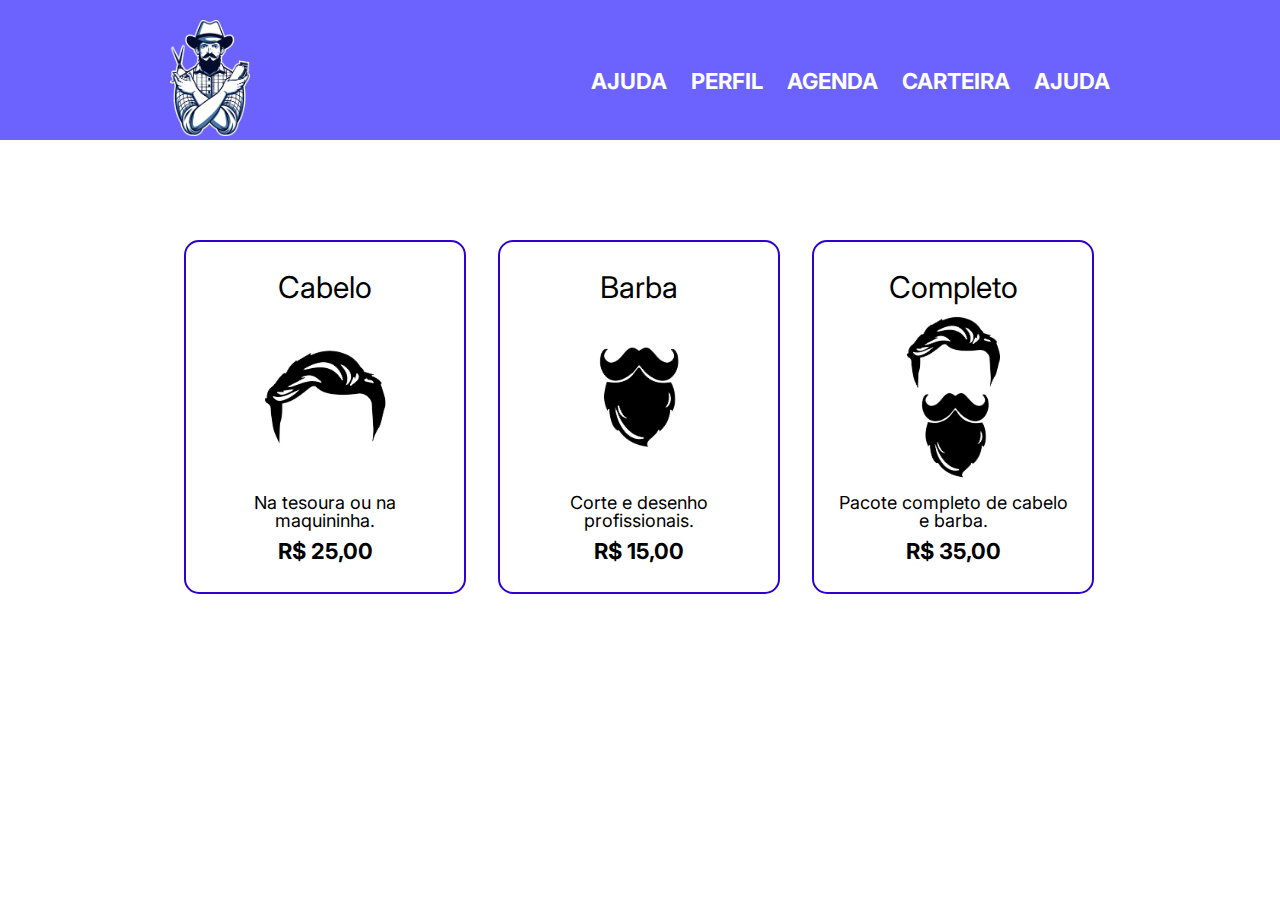
<file: EscolherServiço/index.html>
<!DOCTYPE html>
<html lang="pt-br">
<head>
    <meta charset="UTF-8">
    <meta name="viewport" content="width=device-width">
    <meta http-equiv="X-UA-Compatible" content="IE=edge">
    <meta name="viewport" content="width=device-width, initial-scale=1.0">
    <title>Escolher Serviço</title>
    <link rel="stylesheet" href="css/reset.css">
    <link rel="stylesheet" href="css/style-index.css">
</head>

<body>
    <header>

        <div class="caixa">
            <h1><img class="logo-princip" src="img/logo.png" alt="logotipo"></h1>
            <nav>
                <ul>
                    <li><a>Ajuda</a></li>
                    <li><a>Perfil</a></li>
                    <li><a>Agenda</a></li>
                    <li><a>Carteira</a></li>
                    <li><a >Ajuda</a></li>
                </ul>
            </nav>
        </div>  
        
    </header>

    <main>
        <div class="div-produtos">
            <ul class="produtos">
                <li >
                    <h2>Cabelo</h2>
                    <img class="produto-imagem" src="img/cabelo.png" alt="cabelo.png">
                    <p class="produto-descricao">Na tesoura ou na maquininha.</p>
                    <p class="produto-preco">R$ 25,00 </p>
                </li>

                <li>
                    <h2>Barba</h2>
                    <img class="produto-imagem" src="img/barba.png" alt="barba.png">
                    <p class="produto-descricao">Corte e desenho profissionais.</p>
                    <p class="produto-preco">R$ 15,00</p>
                </li>

                <li>
                    <h2>Completo</h2>
                    <img class="produto-imagem" src="img/cabelo+barba.png" alt="cabelo+barba.png">
                    <p class="produto-descricao">Pacote completo de cabelo e barba.</p>
                    <p class="produto-preco">R$ 35,00</p>
                </li>
            </ul>
        </div>
        
    </main>

</body>
</html>
</file>
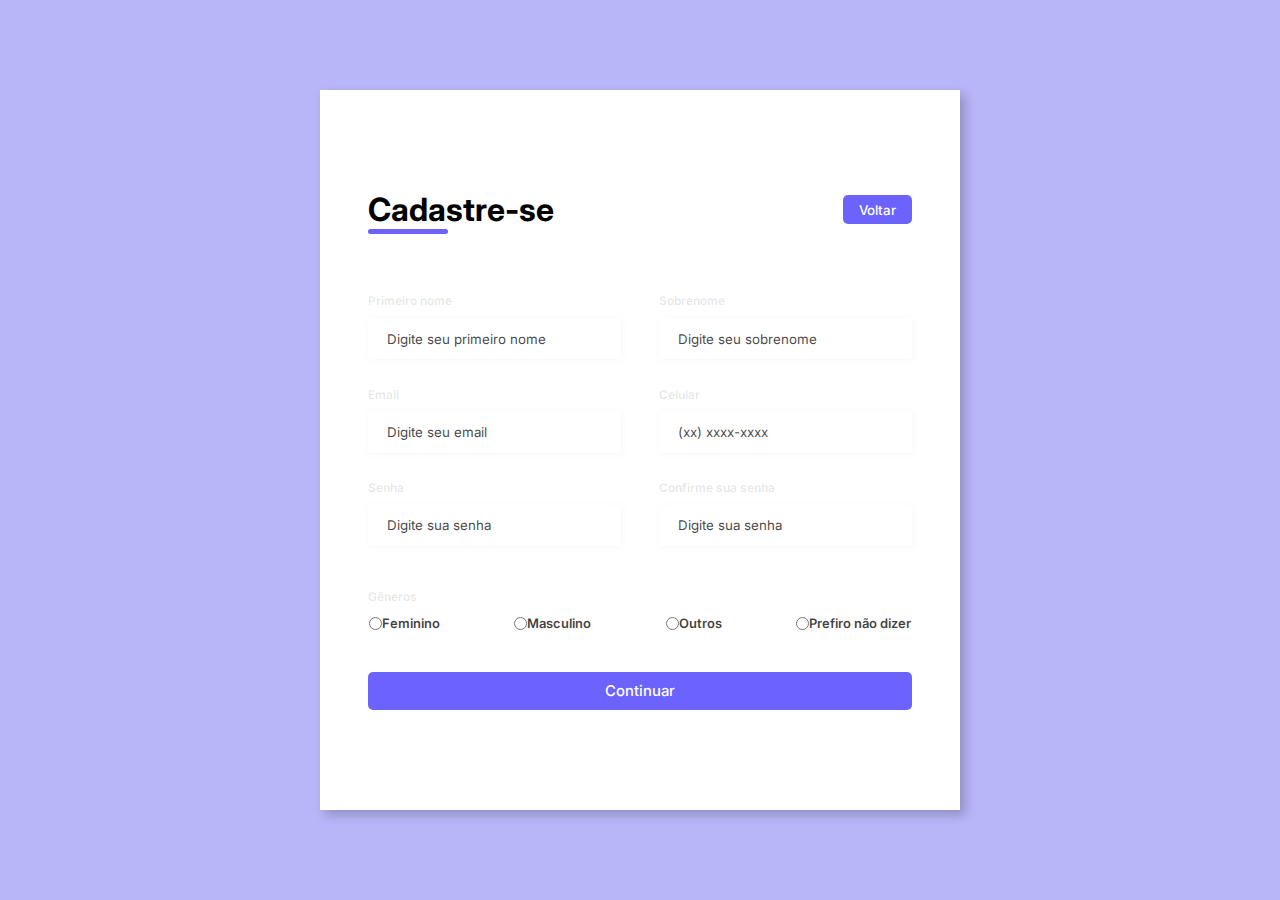
<file: FormularioCadastro/cadastroCliente.html>
<!DOCTYPE html>
<html lang="pt-br">
<head>
    <meta charset="UTF-8">
    <meta http-equiv="X-UA-Compatible" content="IE=edge">
    <meta name="viewport" content="width=device-width, initial-scale=1.0">
    <link rel="stylesheet" href="css/style.css">
    <title>Formulario de Cadastro</title>
</head>
<body>
    <div class="container">
        <div class="form-image">
            <img src="imagens/Barbeiro.png">
        </div>

        <div class="form">
            <form action="#">
                
                <div class="form-header">
                    <div class="title">
                        <h1>Cadastre-se</h1>
                    </div>
                    <div class="login-button">
                        <button><a href="#">Voltar</a></button>
                    </div>
                </div>

                <div class="input-group">
                    <div class="input-box">
                         <label for="firstname">Primeiro nome</label>
                        <input id="firstname" type="text" name="firstname" placeholder="Digite seu primeiro nome" required>
                    </div>

                    <div class="input-box">
                        <label for="lastname">Sobrenome</label>
                        <input id="lastname" type="text" name="lastname" placeholder="Digite seu sobrenome" required>
                    </div>

                    <div class="input-box">
                        <label for="email">Email</label>
                        <input id="lastname" type="email" name="email" placeholder="Digite seu email" required>
                    </div>

                    <div class="input-box">
                        <label for="number">Celular</label>
                        <input id="number" type="tel" name="number" placeholder="(xx) xxxx-xxxx" required>
                    </div>

                    <div class="input-box">
                        <label for="password">Senha</label>
                        <input id="password" type="password" name="password" placeholder="Digite sua senha" required>
                    </div>

                    <div class="input-box">
                        <label for="Confirmpassword">Confirme sua senha</label>
                        <input id="Confirmpassword" type="password" name="Confirmpassword" placeholder="Digite sua senha" required>
                    </div>
                </div>

                <div class="gender-inputs">
                    <div class="gender-title">
                        <h6>Gêneros</h6>
                    </div>
                    <div class="gender-group">
                        <div class="gender-input">
                            <input type="radio" id="female" name="gender">
                            <label for="female">Feminino</label>
                        </div>

                        <div class="gender-input">
                            <input type="radio" id="male" name="gender">
                            <label for="male">Masculino</label>
                        </div>

                        <div class="gender-input">
                            <input type="radio" id="others" name="gender">
                            <label for="others">Outros</label>
                        </div>

                        <div class="gender-input">
                            <input type="radio" id="none" name="gender">
                            <label for="none">Prefiro não dizer</label>
                        </div>
                    </div>
                </div> 

                <div class="continue-button">
                    <button><a href="#">Continuar</a></button>
                </div>
            </form>
        </div>
    </div>
</body>
</html>
</file>
<file: EscolherServiço/css/style-index.css>
@import url('https://fonts.googleapis.com/css2?family=Inter:wght@100;200;300;400;500;600&family=Silkscreen&display=swap');

body {
	font-family: 'Inter', sans-serif;
}

header {
    background: #6c63ff; /*é a cor do fundo do cabeçalho*/
    padding: 20px 0; /*espaçamento interno do cabeçalho*/
	height: 100px;
}

.logo-princip {
	width: 80px;
}

.caixa {
   /**/ position: relative; /*posição relativa*/
        width: 940px;/*tamanho da caixa do cabeçalho*/
		height: 100px;
        margin: 0 auto; /* centralizar conteudo usando margem automatica */
    /* posição do cabeçalho*/
}

nav {
    /**/position: absolute; /*posição absoluta*/
        top: 50px; /* distancia de 110px do top*/
        right: 0;   /* distancia de 0 do lado direito*/
    /* posição do menu principal*/
    
}

nav li {
    dispLay: inline; /* define que a lista do menu  fica um do lado da outra */
    margin: 10px 0px 0px 20px; /* cria uma margem ao lado esquerdo de 15% */
    

}

nav a {
    text-transform: uppercase; /*deixa o texto em letras maiusculas */
    color: white; /*cor do texto */
    font-weight: bold; /* NEGRITO */
    font-size: 22px;   /*tamanho da fonte*/
    text-decoration: none; /* retira a decoração padrão do texto */
    transition: 700ms;
}

nav a:hover {
		font-size: 25px;
        color: #c4c1f7; /*muda a cor do texto*/
        text-decoration: underline; /*volta a decoração do texto enquanto o mouse estiver em cima */
        

}


.div-produtos {
    width: 100%;
    background: white;
}



.produtos {
    width: 940px; /* tamanho das imagens */
    
    margin: 0 auto; /* margem */
    padding: 100px 0px; /*margem interna 50px sao as bases e ZERO é as laterais */
    
    
}

.produtos li {
    text-align: center;  /*alinha o texto ao centro*/
    display: inline-block;  /* faz com que o elemento oculpe apenas o espaço necessario assim podendo deixar um outro elemento do lado do outro*/
    width: 30%;  /* define a largura do objeto*/
    vertical-align: top; 
    margin: 0 1.5%; /*margem porcentual*/
    padding: 30px 20px;
    box-sizing: border-box; /* como bota o conteudo do elemento para se comportar de acordo com a largura em porcentual que foi criado*/
    border:2px solid #3000ce ; /*para criar uma borda , 2px é o tamanho da linha, solid do tipo solido, #000000 é acor*/
    border-radius: 15px;/*arrendodamento das bordas */
    transition: 700ms;
}

.produtos li:hover {
    border-color:#6c63ff ;
    box-shadow: -10px -10px 10px 2px #6c63ff;
    background: rgb(211, 211, 211);
    
}

.produtos li:active {
    border-color: #cccccc;
}

.produtos h2{
    font-size: 30px;
    
}

.produtos li:hover h2{
    
    font-size: 31px;
    font-weight: bold;
}

.produtos li:hover .footer{
    transition: 2000ms;
}

.produtos li:hover .produto-descricao{
    font-size: 25px;
}

.produtos li:hover .produto-preco{
    font-size: 29px;
}

.produto-descricao{
    font-size: 18px;
    color: black;

    
}

.produto-preco{
    font-size: 22px;
    font-weight: bold;
    margin-top: 10px;
    color: black;
}

.produto-imagem{
    width: 80%;

}

@media screen and (max-width: 480px)
{
	.logo-princip
	{
		width: 20%;
	}
    

	.caixa, .principal
	{
		width: 80%;
	}
    .produtos
    {
        margin: 40px;
        width: 90%;
    }

    .produtos li
    {
        width: 80%;
        display: block;
        margin-top: 30px;
        
    }

	
	 h1
	 {	
		 text-align: center;

	 }

	 nav
	 {
         width: 100%;
		 position: static;
	 }
	 
}
</file>
<file: FormularioCadastro/css/style.css>
@import url('https://fonts.googleapis.com/css2?family=Inter:wght@100;200;300;400;500;600&family=Silkscreen&display=swap');
* {
    padding: 0;
    margin: 0;
    box-sizing: border-box;
    font-family: 'Inter', sans-serif;
}

body {
    width: 100%;
    height: 100vh;
    display: flex;
    justify-content: center;
    align-items: center;
    background: #0c0ce94d;
}

.container {
    width: 80%;
    height: 80vh;
    display: flex;
    box-shadow: 5px 5px 10px rgba(0, 0, 0, .212);
}

.form-image {
    width: 50%;
    display: flex;
    justify-content: center;
    align-items: center;
    background-color: #ffffffd7;
    padding: 1rem;
}

.form-image img {
    width: 31rem;
}

.form {
    width: 50%;
    display: flex;
    justify-content: center;
    align-items: center;
    flex-direction: column;
    background-color: #fff;
    padding: 3rem;
}

.form-header{
    margin-bottom: 3rem;
    display: flex;
    justify-content: space-between;
}

.login-button {
    display: flex;
    align-items: center;
}

.login-button button {
    border: none;
    background-color: #6c63ff;
    padding: 0.4rem 1rem;
    border-radius: 5px;
    cursor: pointer;
}

.login-button button:hover {
    background-color: #6b63fff1;
}

.login-button button a {
    text-decoration: none;
    font-weight: 500;
    color: #fff;
}

.form-header h1::after {
    content: '';
    display: block;
    width: 5rem;
    height: 0.3rem;
    background-color: #6c63ff;
    margin: 0 auto;
    position: absolute;
    border-radius: 10px;
}

.input-group {
    display: flex;
    flex-wrap: wrap;
    justify-content: space-between;
    padding: 1rem 0;
}

.input-box {
    display: flex;
    flex-direction: column;
    margin-bottom: 1.1rem;
}

.input-box input {
    margin: 0.6rem 0;
    padding: 0.8rem 1.2rem;
    border: none;
    border-radius: 1opx;
    box-shadow: 1px 1px 6px #eeeeee75;
}

.input-box input:hover {
    background-color: #eeeeee75;
}

.input-box input:focus-visible {
    outline: 1px solid #6c63ff;
}

.input-box label, 
.gender-title h6 {
    font-size: 0.75rem;
    font-weight: 600;
    color: #0000001c;
}

.input-box ::placeholder {
    color: #000000be;
}

.gender-group {
    display: flex;
    justify-content: space-between;
    margin-top: 0.62rem;
    padding: 0.05rem;
}

.gender-input {
    display: flex;
    align-items: center; 
}

.gender-input input {
    margin-right: 0.35;
}

.gender-input label {
    font-size: 0.81rem;
    font-weight: 600;
    color: #000000c0;
}

.continue-button button {
    width: 100%;
    margin-top: 2.5rem;
    border: none;
    background-color: #6c63ff;
    padding: 0.62rem;
    border-radius: 5px;
    cursor: pointer;
}

.continue-button button:hover {
    background-color: #6b63fff1;
}

.continue-button button a {
    text-decoration: none;
    font-size: 0.93rem;
    font-weight: 500;
    color: #fff;
}

@media screen and (max-width: 1330px){
    .form-image {
        display: none;
    }
    .container {
        width: 50%;
    }
    .form {
        width: 100%;
    }
}

@media screen and (max-width: 1064px){
    .container {
        width: 90%;
        height: auto;
    }

    .input-group {
        flex-direction: column;
        overflow-y: scroll;
        flex-wrap: nowrap;
        max-height: 10rem;
        padding-right: 5rem;
    }

    .gender-inputs {
        margin-top: 2rem;
    }

    .gender-group {
        flex-direction: column;
    }
    
    .gender-input {
        margin-top: 0.5rem;
    }
}
</file>
